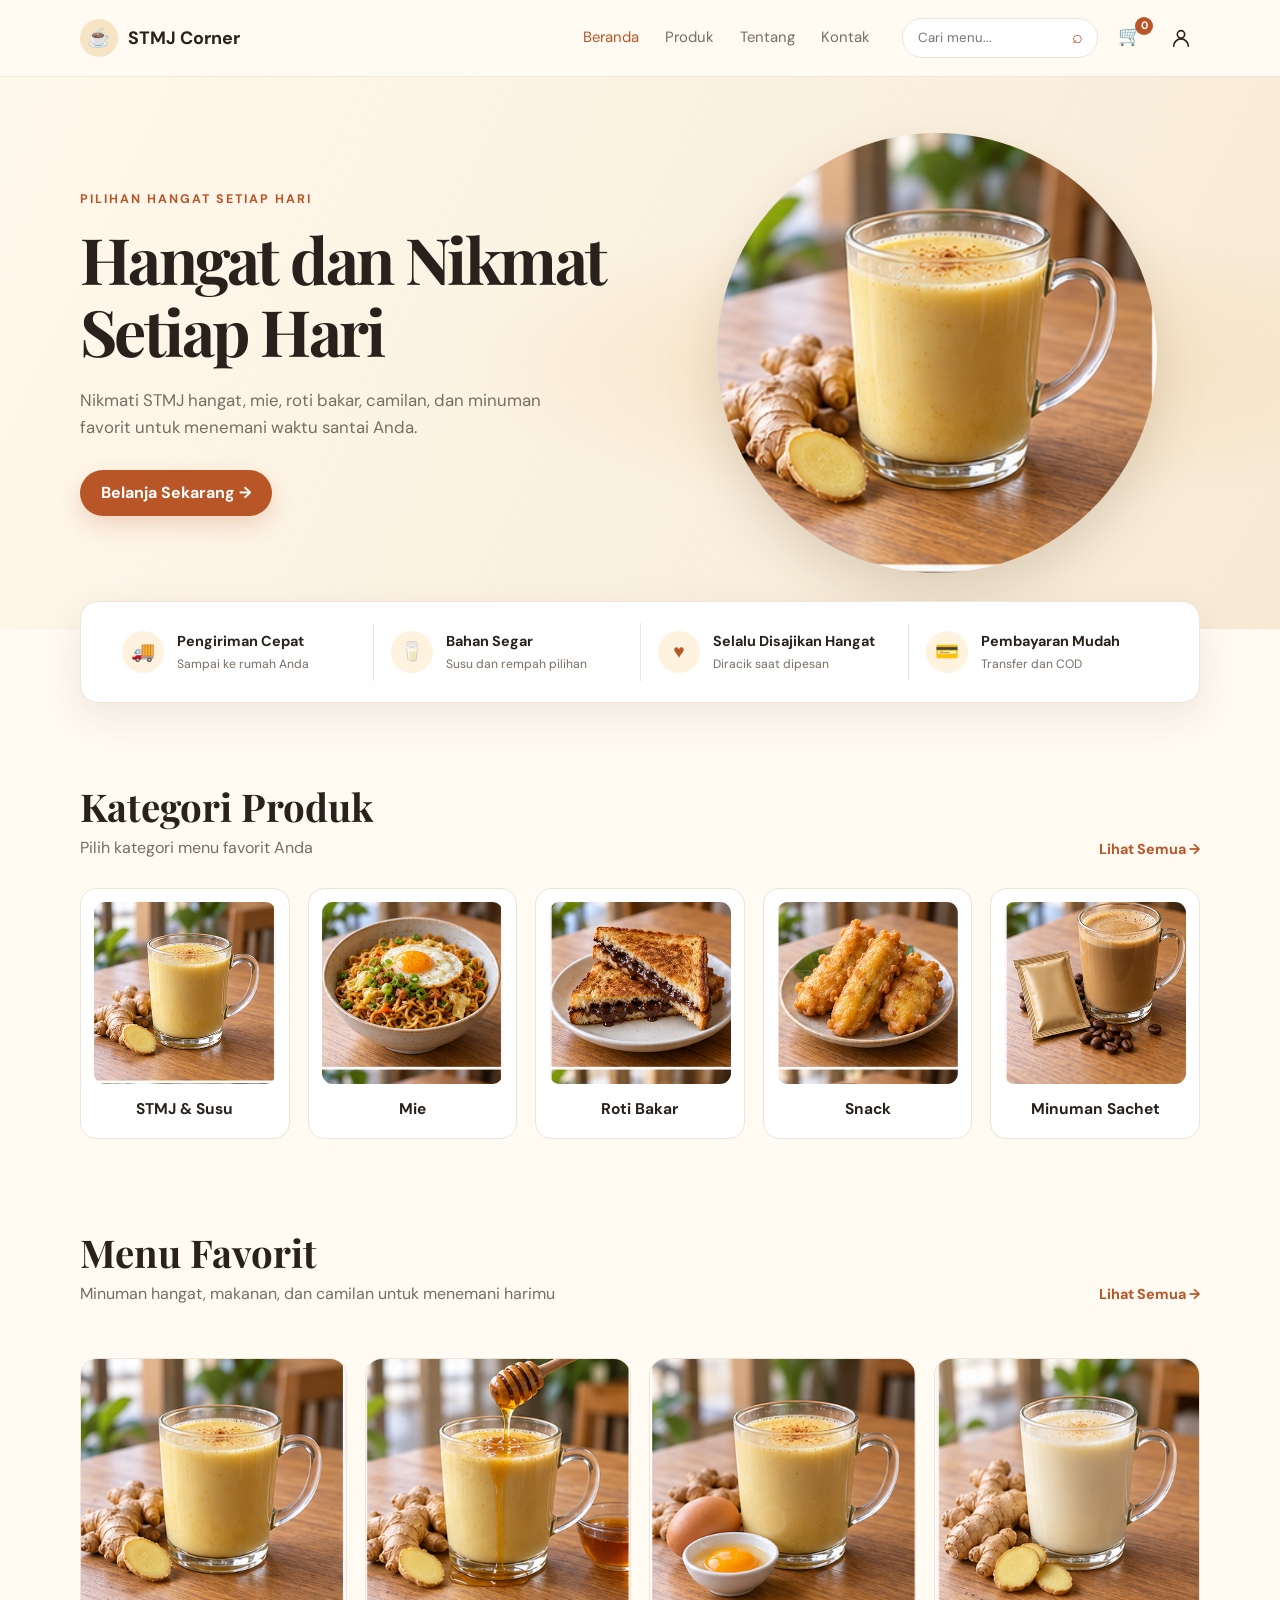
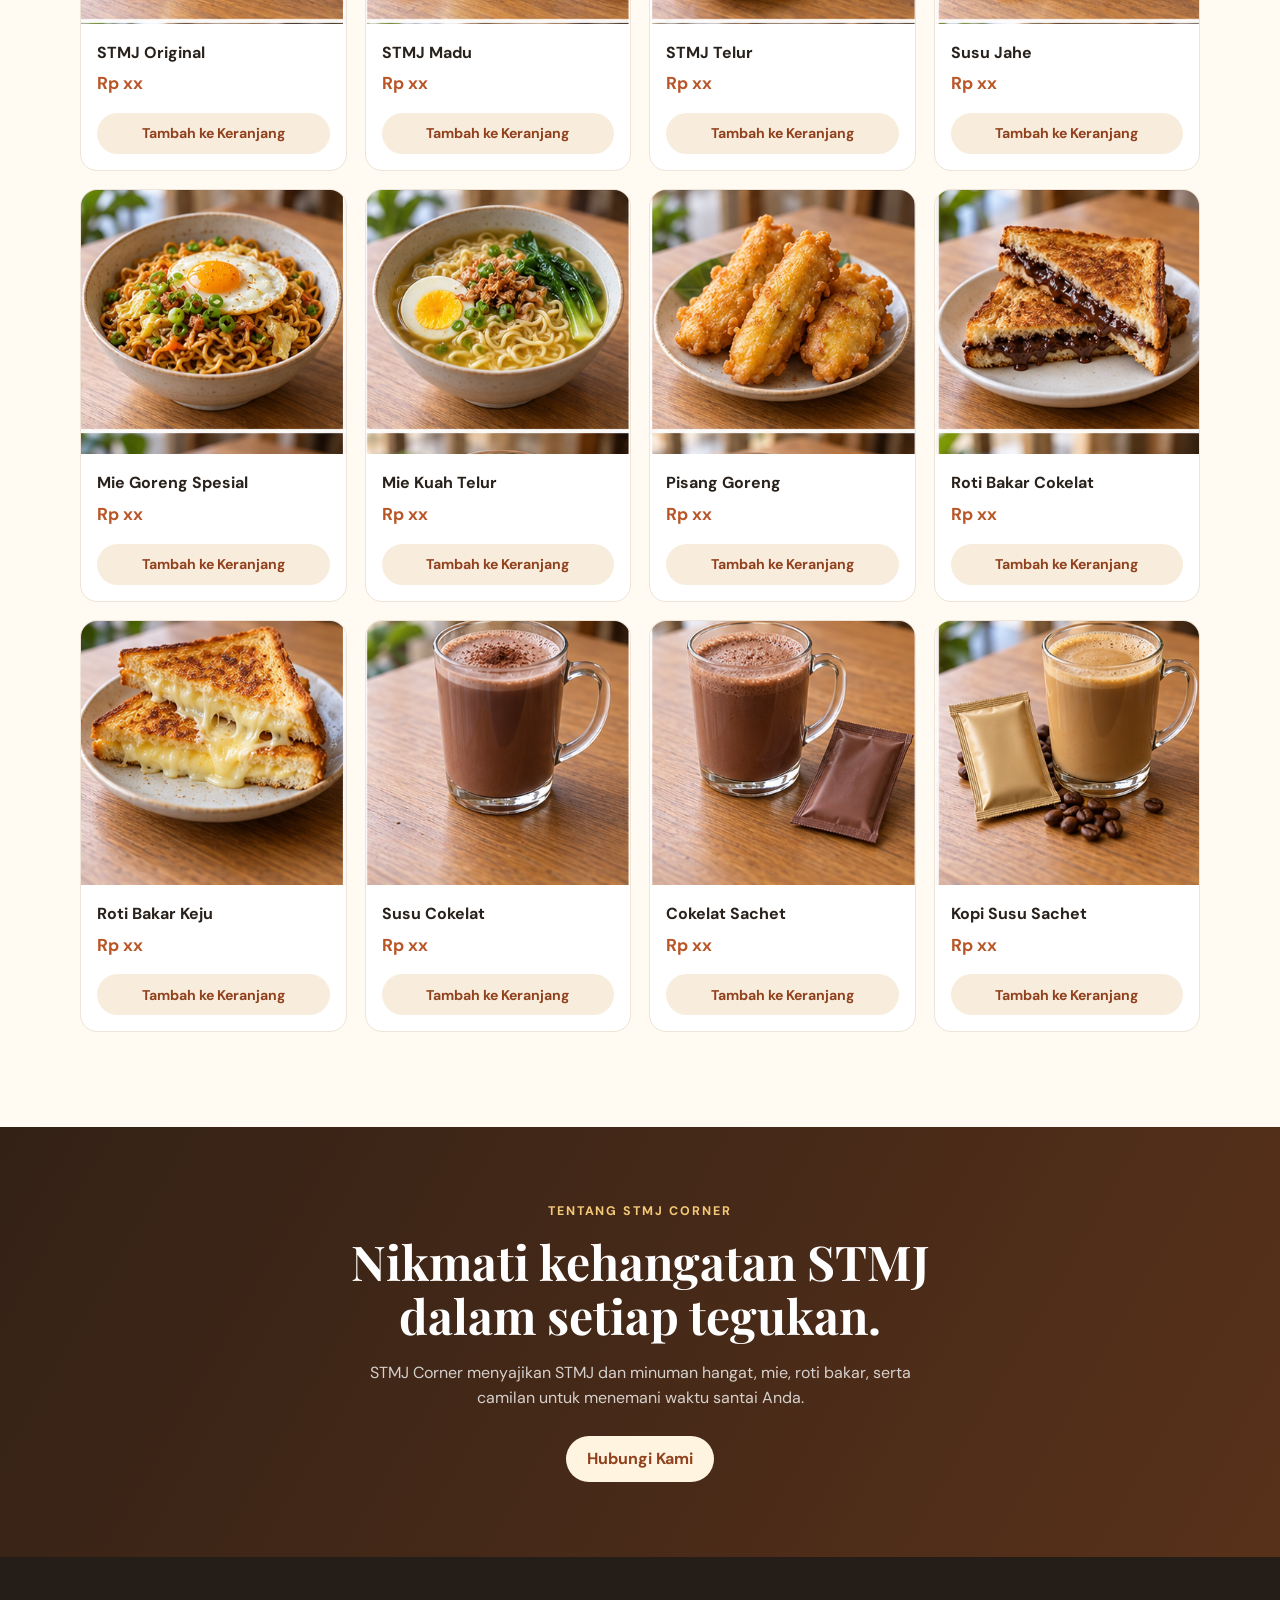
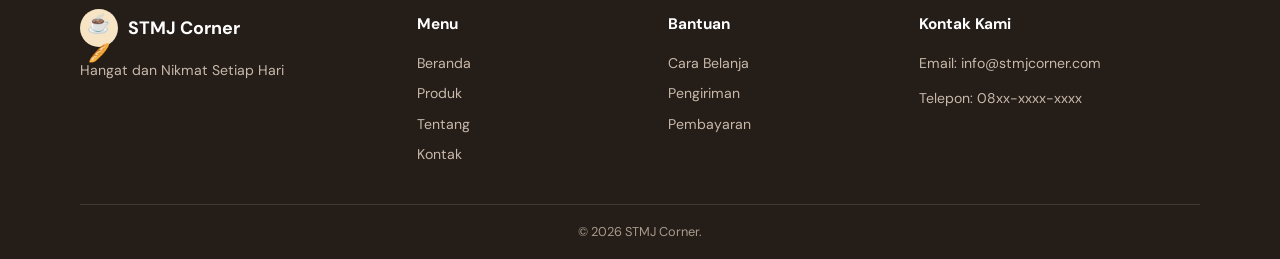
<file: index.html>
<!DOCTYPE html>
<html lang="id">
<head>
    <meta charset="UTF-8">
    <meta name="viewport" content="width=device-width, initial-scale=1.0">

    <title>STMJ Corner - Minuman Hangat Pilihan</title>

    <link rel="stylesheet" href="style.css">
</head>
<body>

    <!-- Navbar -->
    <header class="navbar">
        <div class="container navbar-content">

            <a href="#" class="logo">
                <span class="logo-icon"></span>
                STMJ Corner
            </a>

            <button class="menu-toggle" type="button" aria-label="Buka menu" aria-expanded="false" aria-controls="primary-nav">
                <span></span>
                <span></span>
                <span></span>
            </button>

            <nav class="nav-menu" id="primary-nav">
                <a href="#beranda" class="active">Beranda</a>
                <a href="#produk">Produk</a>
                <a href="#tentang">Tentang</a>
                <a href="#kontak">Kontak</a>
            </nav>

            <div class="nav-actions">
                <form class="search-box" role="search" action="#produk">
                    <input
                        type="search"
                        name="q"
                        id="product-search"
                        placeholder="Cari menu..."
                        aria-label="Cari menu"
                    >
                    <button type="submit" aria-label="Cari">⌕</button>
                </form>

                <a href="#produk" class="nav-icon cart-link" aria-label="Keranjang, 0 item">
                    🛒<span class="cart-count" aria-live="polite">0</span>
                </a>

                
                <a href="#kontak" class="account-icon" aria-label="Kontak">
                    <svg
                        width="22"
                        height="22"
                        viewBox="0 0 24 24"
                        fill="none"
                        stroke="currentColor"
                        stroke-width="1.8"
                        stroke-linecap="round"
                        stroke-linejoin="round"
                        aria-hidden="true"
                    >
                        <circle cx="12" cy="8" r="4"></circle>
                        <path d="M4 21a8 8 0 0 1 16 0"></path>
                    </svg>
                </a>

            </div>

        </div>
    </header>

    <main>
        <!-- Banner utama -->
        <section class="hero" id="beranda">
            <div class="container hero-content">

                <div class="hero-text">
                    <p class="eyebrow">Pilihan Hangat Setiap Hari</p>

                    <h1>Hangat dan Nikmat Setiap Hari</h1>

                    <p class="hero-description">
                        Nikmati STMJ hangat, mie, roti bakar, camilan, dan minuman favorit
                        untuk menemani waktu santai Anda.
                    </p>

                    <a href="#produk" class="btn btn-primary">
                        Belanja Sekarang →
                    </a>
                </div>

                <div class="hero-image">
                    <div class="menu-photo hero-photo" data-photo="stmj-original" role="img" aria-label="Segelas STMJ hangat"></div>
                </div>

            </div>
        </section>

        <!-- Keunggulan toko -->
        <section class="features">
            <div class="container features-grid">

                <div class="feature-item">
                    <span class="feature-icon">🚚</span>
                    <div>
                        <h3>Pengiriman Cepat</h3>
                        <p>Sampai ke rumah Anda</p>
                    </div>
                </div>

                <div class="feature-item">
                    <span class="feature-icon">🥛</span>
                    <div>
                        <h3>Bahan Segar</h3>
                        <p>Susu dan rempah pilihan</p>
                    </div>
                </div>

                <div class="feature-item">
                    <span class="feature-icon">♥</span>
                    <div>
                        <h3>Selalu Disajikan Hangat</h3>
                        <p>Diracik saat dipesan</p>
                    </div>
                </div>

                <div class="feature-item">
                    <span class="feature-icon">💳</span>
                    <div>
                        <h3>Pembayaran Mudah</h3>
                        <p>Transfer dan COD</p>
                    </div>
                </div>

            </div>
        </section>

        <!-- Kategori produk -->
        <section class="section container" id="kategori">
            <div class="section-heading">
                <div>
                    <h2>Kategori Produk</h2>
                    <p>Pilih kategori menu favorit Anda</p>
                </div>

                <a href="#produk" class="text-link">Lihat Semua →</a>
            </div>

            <div class="category-grid">
                <a href="#produk" class="category-card" data-category="stmj" aria-pressed="false">
                    <div class="menu-photo" data-photo="stmj-original" role="img" aria-label="Segelas STMJ hangat"></div>
                    <h3>STMJ &amp; Susu</h3>
                </a>
                <a href="#produk" class="category-card" data-category="mie" aria-pressed="false">
                    <div class="menu-photo" data-photo="mie-goreng" role="img" aria-label="Semangkuk mie goreng"></div>
                    <h3>Mie</h3>
                </a>
                <a href="#produk" class="category-card" data-category="roti" aria-pressed="false">
                    <div class="menu-photo" data-photo="roti-cokelat" role="img" aria-label="Roti bakar cokelat"></div>
                    <h3>Roti Bakar</h3>
                </a>
                <a href="#produk" class="category-card" data-category="snack" aria-pressed="false">
                    <div class="menu-photo" data-photo="pisang-goreng" role="img" aria-label="Pisang goreng"></div>
                    <h3>Snack</h3>
                </a>
                <a href="#produk" class="category-card" data-category="sachet" aria-pressed="false">
                    <div class="menu-photo" data-photo="kopi-sachet" role="img" aria-label="Kopi susu sachet hangat"></div>
                    <h3>Minuman Sachet</h3>
                </a>
            </div>
        </section>

        <!-- Produk terlaris -->
        <section class="section container" id="produk">
            <div class="section-heading">
                <div>
                    <h2>Menu Favorit</h2>
                    <p>Minuman hangat, makanan, dan camilan untuk menemani harimu</p>
                </div>

                <a href="#produk" class="text-link">Lihat Semua →</a>
            </div>

            <p class="search-status" id="search-status" aria-live="polite"></p>

            <div class="product-grid" id="product-grid">

                <article class="product-card" data-product="stmj-original" data-category="stmj">
                    <div class="menu-photo" data-photo="stmj-original" role="img" aria-label="STMJ Original"></div>

                    <div class="product-info">
                        <h3>STMJ Original</h3>
                        <p class="price">Rp xx</p>
                        <button type="button" class="btn btn-product" data-add-to-cart data-name="STMJ Original">
                            🛒 Tambah
                        </button>
                    </div>
                </article>

                <article class="product-card" data-product="stmj-madu" data-category="stmj">
                    <div class="menu-photo" data-photo="stmj-madu" role="img" aria-label="STMJ Madu"></div>

                    <div class="product-info">
                        <h3>STMJ Madu</h3>
                        <p class="price">Rp xx</p>
                        <button type="button" class="btn btn-product" data-add-to-cart data-name="STMJ Madu">
                            🛒 Tambah
                        </button>
                    </div>
                </article>

                <article class="product-card" data-product="stmj-telur" data-category="stmj">
                    <div class="menu-photo" data-photo="stmj-telur" role="img" aria-label="STMJ Telur"></div>

                    <div class="product-info">
                        <h3>STMJ Telur</h3>
                        <p class="price">Rp xx</p>
                        <button type="button" class="btn btn-product" data-add-to-cart data-name="STMJ Telur">
                            🛒 Tambah
                        </button>
                    </div>
                </article>

                <article class="product-card" data-product="susu-jahe" data-category="stmj">
                    <div class="menu-photo" data-photo="susu-jahe" role="img" aria-label="Susu Jahe"></div>

                    <div class="product-info">
                        <h3>Susu Jahe</h3>
                        <p class="price">Rp xx</p>
                        <button type="button" class="btn btn-product" data-add-to-cart data-name="Susu Jahe">
                            🛒 Tambah
                        </button>
                    </div>
                </article>

                <article class="product-card" data-product="mie-goreng" data-category="mie">
                    <div class="menu-photo" data-photo="mie-goreng" role="img" aria-label="Semangkuk mie goreng spesial"></div>
                    <div class="product-info">
                        <h3>Mie Goreng Spesial</h3>
                        <p class="price">Rp xx</p>
                        <button type="button" class="btn btn-product" data-add-to-cart data-name="Mie Goreng Spesial">Tambah ke Keranjang</button>
                    </div>
                </article>

                <article class="product-card" data-product="mie-kuah" data-category="mie">
                    <div class="menu-photo" data-photo="mie-kuah" role="img" aria-label="Semangkuk mie kuah telur"></div>
                    <div class="product-info">
                        <h3>Mie Kuah Telur</h3>
                        <p class="price">Rp xx</p>
                        <button type="button" class="btn btn-product" data-add-to-cart data-name="Mie Kuah Telur">Tambah ke Keranjang</button>
                    </div>
                </article>

                <article class="product-card" data-product="pisang-goreng" data-category="snack">
                    <div class="menu-photo" data-photo="pisang-goreng" role="img" aria-label="Pisang goreng hangat"></div>
                    <div class="product-info">
                        <h3>Pisang Goreng</h3>
                        <p class="price">Rp xx</p>
                        <button type="button" class="btn btn-product" data-add-to-cart data-name="Pisang Goreng">Tambah ke Keranjang</button>
                    </div>
                </article>

                <article class="product-card" data-product="roti-cokelat" data-category="roti">
                    <div class="menu-photo" data-photo="roti-cokelat" role="img" aria-label="Roti bakar cokelat"></div>
                    <div class="product-info">
                        <h3>Roti Bakar Cokelat</h3>
                        <p class="price">Rp xx</p>
                        <button type="button" class="btn btn-product" data-add-to-cart data-name="Roti Bakar Cokelat">Tambah ke Keranjang</button>
                    </div>
                </article>

                <article class="product-card" data-product="roti-keju" data-category="roti">
                    <div class="menu-photo" data-photo="roti-keju" role="img" aria-label="Roti bakar keju"></div>
                    <div class="product-info">
                        <h3>Roti Bakar Keju</h3>
                        <p class="price">Rp xx</p>
                        <button type="button" class="btn btn-product" data-add-to-cart data-name="Roti Bakar Keju">Tambah ke Keranjang</button>
                    </div>
                </article>

                <article class="product-card" data-product="susu-cokelat" data-category="stmj">
                    <div class="menu-photo" data-photo="susu-cokelat" role="img" aria-label="Segelas susu cokelat hangat"></div>
                    <div class="product-info">
                        <h3>Susu Cokelat</h3>
                        <p class="price">Rp xx</p>
                        <button type="button" class="btn btn-product" data-add-to-cart data-name="Susu Cokelat">Tambah ke Keranjang</button>
                    </div>
                </article>

                <article class="product-card" data-product="cokelat-sachet" data-category="sachet">
                    <div class="menu-photo" data-photo="cokelat-sachet" role="img" aria-label="Minuman cokelat sachet hangat"></div>
                    <div class="product-info">
                        <h3>Cokelat Sachet</h3>
                        <p class="price">Rp xx</p>
                        <button type="button" class="btn btn-product" data-add-to-cart data-name="Cokelat Sachet">Tambah ke Keranjang</button>
                    </div>
                </article>

                <article class="product-card" data-product="kopi-sachet" data-category="sachet">
                    <div class="menu-photo" data-photo="kopi-sachet" role="img" aria-label="Segelas kopi susu sachet"></div>
                    <div class="product-info">
                        <h3>Kopi Susu Sachet</h3>
                        <p class="price">Rp xx</p>
                        <button type="button" class="btn btn-product" data-add-to-cart data-name="Kopi Susu Sachet">Tambah ke Keranjang</button>
                    </div>
                </article>

            </div>
        </section>

        <!-- Tentang toko -->
        <section class="about" id="tentang">
            <div class="container about-content">
                <p class="eyebrow">Tentang STMJ Corner</p>

                <h2>Nikmati kehangatan STMJ dalam setiap tegukan.</h2>

                <p>
                    STMJ Corner menyajikan STMJ dan minuman hangat, mie, roti bakar,
                    serta camilan untuk menemani waktu santai Anda.
                </p>

                <a href="#kontak" class="btn btn-light">
                    Hubungi Kami
                </a>
            </div>
        </section>
    </main>

    <!-- Footer -->
    <footer class="footer" id="kontak">
        <div class="container footer-grid">

            <div class="footer-brand">
                <a href="#beranda" class="logo">
                    <span class="logo-icon">🥖</span>
                    STMJ Corner
                </a>
                <p>Hangat dan Nikmat Setiap Hari</p>
            </div>

            <div>
                <h3>Menu</h3>
                <a href="#beranda">Beranda</a>
                <a href="#produk">Produk</a>
                <a href="#tentang">Tentang</a>
                <a href="#kontak">Kontak</a>
            </div>

            <div>
                <h3>Bantuan</h3>
                <a href="#kontak">Cara Belanja</a>
                <a href="#kontak">Pengiriman</a>
                <a href="#kontak">Pembayaran</a>
            </div>

            <div>
                <h3>Kontak Kami</h3>
                <p>Email: info@stmjcorner.com</p>
                <p>Telepon: 08xx-xxxx-xxxx</p>
            </div>

        </div>

        <div class="container copyright">
            <p>&copy; 2026 STMJ Corner.</p>
        </div>
    </footer>

    <!-- Notifikasi STMJ Corner -->

    <div id="toast" class="toast" role="status" aria-live="polite">
        <div class="toast-icon">✓</div>

        <div class="toast-content">
            <strong id="toast-title">Berhasil!</strong>
            <p id="toast-message">Minuman ditambahkan ke keranjang.</p>
        </div>

        <button id="toast-close" class="toast-close" type="button"
            aria-label="Tutup notifikasi">&times;</button>
    </div>

    <script src="script.js"></script>

</body>
</html>
</file>
<file: style.css>
@import url('https://fonts.googleapis.com/css2?family=DM+Sans:wght@400;500;600;700&family=Playfair+Display:wght@600;700&display=swap');

:root {
  --ink: #29221c;
  --muted: #786d63;
  --cream: #fffaf2;
  --paper: #fff;
  --orange: #b95628;
  --orange-dark: #91411d;
  --gold: #e6b866;
  --line: #eee4d7;
  --shadow: 0 14px 38px rgba(75, 48, 25, 0.09);
}

/* Base */
*,
*::before,
*::after {
  box-sizing: border-box;
}

html {
  scroll-behavior: smooth;
  scroll-padding-top: 88px;
}

body {
  margin: 0;
  color: var(--ink);
  background: var(--cream);
  font-family: 'DM Sans', sans-serif;
  line-height: 1.6;
}

img {
  display: block;
  max-width: 100%;
}

a {
  color: inherit;
  text-decoration: none;
}

button,
input {
  font: inherit;
}

h1,
h2,
h3,
p {
  margin-top: 0;
}

h1,
h2 {
  font-family: 'Playfair Display', Georgia, serif;
  line-height: 1.12;
}

.container {
  width: min(1120px, calc(100% - 40px));
  margin-inline: auto;
}

/* Header and navigation */
.navbar {
  position: sticky;
  top: 0;
  z-index: 20;
  border-bottom: 1px solid rgba(238, 228, 215, 0.8);
  background: rgba(255, 250, 242, 0.94);
  backdrop-filter: blur(14px);
}

.navbar-content {
  display: flex;
  min-height: 76px;
  align-items: center;
  gap: 32px;
}

.logo {
  display: inline-flex;
  align-items: center;
  gap: 10px;
  font-size: 1.12rem;
  font-weight: 700;
  white-space: nowrap;
}

.logo-icon {
  display: grid;
  width: 38px;
  height: 38px;
  place-items: center;
  border-radius: 50%;
  background: #f7e4c4;
  color: var(--orange);
}

.logo-icon::before {
  content: '\2615';
  font-size: 19px;
}

.nav-menu {
  display: flex;
  align-items: center;
  gap: 26px;
  margin-left: auto;
}

.nav-menu a {
  color: var(--muted);
  font-size: 0.93rem;
  transition: color 0.2s;
}

.nav-menu a:hover,
.nav-menu a.active {
  color: var(--orange);
}

.nav-actions {
  display: flex;
  align-items: center;
  gap: 13px;
}

.search-box {
  display: flex;
  height: 40px;
  overflow: hidden;
  border: 1px solid var(--line);
  border-radius: 999px;
  background: var(--paper);
}

.search-box input {
  width: 154px;
  padding: 0 0 0 15px;
  border: 0;
  outline: 0;
  background: transparent;
  font-size: 0.83rem;
}

.search-box button {
  width: 40px;
  border: 0;
  background: transparent;
  color: var(--orange);
  cursor: pointer;
  font-size: 1.15rem;
}

.cart-link,
.account-icon {
  position: relative;
  display: grid;
  width: 38px;
  height: 38px;
  place-items: center;
  border-radius: 50%;
  color: var(--ink);
  font-size: 1.2rem;
}

.cart-link:hover,
.account-icon:hover {
  background: #f7e4c4;
}

.cart-count {
  position: absolute;
  top: -2px;
  right: -4px;
  display: grid;
  min-width: 18px;
  height: 18px;
  place-items: center;
  padding: 0 4px;
  border-radius: 99px;
  background: var(--orange);
  color: var(--paper);
  font-size: 0.67rem;
  font-weight: 700;
}

.menu-toggle {
  display: none;
}

/* Hero */
.hero {
  overflow: hidden;
  background:
    radial-gradient(ellipse at 76% 52%, #f5dfbd 0, transparent 37%),
    linear-gradient(115deg, #fff8ec, #f7ead5);
}

.hero-content {
  display: grid;
  min-height: 510px;
  grid-template-columns: 1.02fr 0.98fr;
  align-items: center;
  gap: 48px;
  padding-block: 56px;
}

.eyebrow {
  margin-bottom: 13px;
  color: var(--orange);
  font-size: 0.78rem;
  font-weight: 700;
  letter-spacing: 0.16em;
  text-transform: uppercase;
}

h1 {
  max-width: 560px;
  margin-bottom: 20px;
  font-size: clamp(2.7rem, 5vw, 4.35rem);
  letter-spacing: -0.04em;
}

.hero-description {
  max-width: 485px;
  margin-bottom: 29px;
  color: var(--muted);
  font-size: 1.05rem;
}

.btn {
  display: inline-flex;
  min-height: 46px;
  align-items: center;
  justify-content: center;
  gap: 9px;
  padding: 0 21px;
  border: 0;
  border-radius: 999px;
  font-weight: 700;
  cursor: pointer;
  transition: transform 0.2s, background 0.2s, box-shadow 0.2s;
}

.btn:hover {
  transform: translateY(-2px);
}

.btn-primary {
  background: var(--orange);
  color: var(--paper);
  box-shadow: 0 9px 22px rgba(185, 86, 40, 0.2);
}

.btn-primary:hover,
.btn-product:hover {
  background: var(--orange-dark);
}

.hero-image {
  display: grid;
  min-height: 360px;
  place-items: center;
}

.hero-image .hero-photo {
  width: min(100%, 440px);
  aspect-ratio: 1;
  border-radius: 50%;
  filter: drop-shadow(0 24px 25px rgba(82, 48, 19, 0.16));
}

.menu-photo {
  background-image: url('images/menu-photo-sheet.png');
  background-repeat: no-repeat;
  background-size: 400% 300%;
}

.menu-photo[data-photo='stmj-original'] { background-position: 0 0; }
.menu-photo[data-photo='stmj-madu'] { background-position: 33.333% 0; }
.menu-photo[data-photo='stmj-telur'] { background-position: 66.667% 0; }
.menu-photo[data-photo='susu-jahe'] { background-position: 100% 0; }
.menu-photo[data-photo='mie-goreng'] { background-position: 0 50%; }
.menu-photo[data-photo='mie-kuah'] { background-position: 33.333% 50%; }
.menu-photo[data-photo='pisang-goreng'] { background-position: 66.667% 50%; }
.menu-photo[data-photo='roti-cokelat'] { background-position: 100% 50%; }
.menu-photo[data-photo='roti-keju'] { background-position: 0 100%; }
.menu-photo[data-photo='susu-cokelat'] { background-position: 33.333% 100%; }
.menu-photo[data-photo='cokelat-sachet'] { background-position: 66.667% 100%; }
.menu-photo[data-photo='kopi-sachet'] { background-position: 100% 100%; }

/* Store benefits */
.features {
  position: relative;
  z-index: 2;
  margin-top: -28px;
}

.features-grid {
  display: grid;
  grid-template-columns: repeat(4, 1fr);
  padding: 21px 24px;
  border: 1px solid var(--line);
  border-radius: 18px;
  background: var(--paper);
  box-shadow: var(--shadow);
}

.feature-item {
  display: flex;
  align-items: center;
  gap: 13px;
  padding: 7px 17px;
}

.feature-item + .feature-item {
  border-left: 1px solid var(--line);
}

.feature-icon {
  display: grid;
  width: 42px;
  height: 42px;
  flex: 0 0 42px;
  place-items: center;
  border-radius: 50%;
  background: #fff3df;
  color: var(--orange);
  font-size: 1.2rem;
}

.feature-item h3 {
  margin: 0 0 2px;
  font-size: 0.9rem;
}

.feature-item p {
  margin: 0;
  color: var(--muted);
  font-size: 0.76rem;
}

/* Sections, categories, and products */
.section {
  padding-block: 82px 10px;
}

.section-heading {
  display: flex;
  align-items: end;
  justify-content: space-between;
  gap: 20px;
  margin-bottom: 27px;
}

.section-heading h2 {
  margin-bottom: 7px;
  font-size: clamp(1.8rem, 3vw, 2.45rem);
}

.section-heading p {
  margin: 0;
  color: var(--muted);
}

.text-link {
  color: var(--orange);
  font-size: 0.9rem;
  font-weight: 700;
  white-space: nowrap;
}

.text-link:hover {
  color: var(--orange-dark);
}

.category-grid,
.product-grid {
  display: grid;
  gap: 18px;
}

.category-grid {
  grid-template-columns: repeat(5, 1fr);
}

.product-grid {
  grid-template-columns: repeat(4, 1fr);
}

.category-card {
  overflow: hidden;
  padding: 13px;
  border: 1px solid var(--line);
  border-radius: 16px;
  background: var(--paper);
  text-align: center;
  transition: transform 0.22s, box-shadow 0.22s, border-color 0.22s;
}

.category-card:hover,
.category-card.selected {
  transform: translateY(-4px);
  border-color: #e8bd7b;
  box-shadow: var(--shadow);
}

.category-card .menu-photo {
  width: 100%;
  aspect-ratio: 1;
  border-radius: 11px;
  background-color: #f8eddd;
}

.category-card h3 {
  margin: 13px 0 3px;
  font-size: 0.97rem;
}

.search-status {
  min-height: 20px;
  margin: -9px 0 14px;
  color: var(--muted);
  font-size: 0.88rem;
}

.search-status button {
  padding: 0;
  border: 0;
  background: transparent;
  font: inherit;
  font-weight: 700;
  cursor: pointer;
}

.product-card {
  overflow: hidden;
  border: 1px solid var(--line);
  border-radius: 17px;
  background: var(--paper);
  transition: transform 0.22s, box-shadow 0.22s;
}

.product-card:hover {
  transform: translateY(-5px);
  box-shadow: var(--shadow);
}

.product-card[hidden] {
  display: none;
}

.product-card > .menu-photo {
  width: 100%;
  aspect-ratio: 1;
  background-color: #f8eddd;
}

.product-info {
  padding: 16px;
}

.product-info h3 {
  margin-bottom: 5px;
  font-size: 1rem;
}

.price {
  margin: 0 0 15px;
  color: var(--orange);
  font-size: 1.08rem;
  font-weight: 700;
}

.btn-product {
  width: 100%;
  min-height: 41px;
  background: #f8eddd;
  color: var(--orange-dark);
  font-size: 0.88rem;
}

.btn-product:hover {
  color: var(--paper);
}

/* Missing image fallback */
.image-unavailable {
  display: grid;
  min-height: 155px;
  place-items: center;
  background: radial-gradient(circle at 50% 45%, #f7e5c8, #f8eddd 70%);
  color: var(--orange);
}

.image-unavailable::after {
  padding: 12px;
  content: 'STMJ Corner | Hangat & Nikmat';
  font-family: 'Playfair Display', Georgia, serif;
  font-size: 1.05rem;
  text-align: center;
}

/* About and footer */
.about {
  margin-top: 85px;
  padding: 75px 20px;
  background:
    linear-gradient(120deg, rgba(48, 31, 21, 0.91), rgba(89, 48, 25, 0.84)),
    #55371f;
  color: var(--paper);
  text-align: center;
}

.about-content {
  max-width: 700px;
}

.about .eyebrow {
  color: #f4c978;
}

.about h2 {
  margin-bottom: 17px;
  font-size: clamp(2rem, 4vw, 3rem);
}

.about p:not(.eyebrow) {
  max-width: 600px;
  margin: 0 auto 25px;
  color: rgba(255, 255, 255, 0.78);
}

.btn-light {
  background: #fff4df;
  color: var(--orange-dark);
}

.footer {
  padding-top: 52px;
  background: #251d17;
  color: var(--paper);
}

.footer-grid {
  display: grid;
  grid-template-columns: 1.4fr 1fr 1fr 1.3fr;
  gap: 35px;
  padding-bottom: 38px;
}

.footer .logo {
  margin-bottom: 12px;
}

.footer p,
.footer a:not(.logo) {
  color: #c8b9ac;
  font-size: 0.88rem;
}

.footer-grid > div:not(:first-child) {
  display: flex;
  flex-direction: column;
  align-items: flex-start;
  gap: 8px;
}

.footer h3 {
  margin: 3px 0 7px;
  font-size: 0.96rem;
}

.footer-grid p {
  margin-bottom: 5px;
}

.copyright {
  padding-block: 17px;
  border-top: 1px solid rgba(255, 255, 255, 0.12);
  text-align: center;
}

.copyright p {
  margin: 0;
  color: #a99b8e;
  font-size: 0.8rem;
}

/* Toast notification */
.toast {
  position: fixed;
  right: 24px;
  bottom: 24px;
  z-index: 50;
  display: flex;
  width: min(370px, calc(100% - 32px));
  align-items: center;
  gap: 12px;
  padding: 15px;
  border: 1px solid var(--line);
  border-radius: 14px;
  background: var(--paper);
  box-shadow: 0 15px 45px rgba(0, 0, 0, 0.16);
  opacity: 0;
  pointer-events: none;
  transform: translateY(16px);
  transition: 0.25s ease;
}

.toast.show {
  opacity: 1;
  pointer-events: auto;
  transform: translateY(0);
}

.toast-icon {
  display: grid;
  width: 34px;
  height: 34px;
  flex: 0 0 34px;
  place-items: center;
  border-radius: 50%;
  background: #e8f5e9;
  color: #32834a;
  font-weight: 700;
}

.toast-content strong {
  font-size: 0.9rem;
}

.toast-content p {
  margin: 1px 0 0;
  color: var(--muted);
  font-size: 0.82rem;
}

.toast-close {
  margin-left: auto;
  border: 0;
  background: transparent;
  color: var(--muted);
  font-size: 1.3rem;
  cursor: pointer;
}

.no-results {
  grid-column: 1 / -1;
  padding: 30px;
  border: 1px dashed var(--line);
  border-radius: 14px;
  color: var(--muted);
  text-align: center;
}

/* Responsive layouts */
@media (max-width: 900px) {
  .navbar-content {
    gap: 17px;
  }

  .nav-menu {
    gap: 15px;
  }

  .search-box input {
    width: 120px;
  }

  .features-grid,
  .category-grid,
  .product-grid {
    grid-template-columns: repeat(2, 1fr);
  }

  .feature-item:nth-child(3) {
    border-left: 0;
  }

  .feature-item:nth-child(n + 3) {
    border-top: 1px solid var(--line);
  }
}

@media (max-width: 680px) {
  .container {
    width: min(100% - 30px, 520px);
  }

  .navbar-content {
    min-height: 68px;
    flex-wrap: wrap;
    justify-content: space-between;
  }

  .menu-toggle {
    display: flex;
    width: 40px;
    height: 40px;
    flex-direction: column;
    justify-content: center;
    order: 2;
    gap: 5px;
    padding: 9px;
    border: 1px solid var(--line);
    border-radius: 50%;
    background: var(--paper);
    cursor: pointer;
  }

  .menu-toggle span {
    width: 100%;
    height: 2px;
    border-radius: 2px;
    background: var(--ink);
  }

  .nav-actions {
    order: 3;
    gap: 5px;
  }

  .search-box {
    height: 36px;
  }

  .search-box input {
    width: clamp(100px, 34vw, 170px);
  }

  .cart-link,
  .account-icon {
    width: 34px;
    height: 34px;
  }

  .nav-menu {
    display: none;
    width: 100%;
    flex-direction: column;
    align-items: stretch;
    order: 4;
    gap: 0;
    margin: 0;
    padding: 7px 0 15px;
  }

  .nav-menu.open {
    display: flex;
  }

  .nav-menu a {
    padding: 10px 5px;
    border-top: 1px solid var(--line);
  }

  .hero-content {
    min-height: auto;
    grid-template-columns: 1fr;
    gap: 10px;
    padding-block: 54px 35px;
    text-align: center;
  }

  .hero-text {
    order: 1;
  }

  .hero-description {
    margin-inline: auto;
  }

  .hero-image {
    min-height: 230px;
    order: 2;
  }

  .hero-image .hero-photo {
    width: min(100%, 270px);
  }

  .features {
    margin-top: -12px;
  }

  .features-grid {
    padding: 12px 8px;
  }

  .feature-item {
    gap: 9px;
    padding: 10px 7px;
  }

  .feature-icon {
    width: 35px;
    height: 35px;
    flex-basis: 35px;
    font-size: 1rem;
  }

  .feature-item h3 {
    font-size: 0.78rem;
  }

  .feature-item p {
    font-size: 0.68rem;
  }

  .section {
    padding-top: 58px;
  }

  .category-grid,
  .product-grid {
    gap: 12px;
  }

  .category-card {
    padding: 9px;
  }

  .category-card .menu-photo {
    aspect-ratio: 1;
  }

  .product-card > .menu-photo {
    aspect-ratio: 1;
  }

  .product-info {
    padding: 12px;
  }

  .product-info h3 {
    font-size: 0.9rem;
  }

  .about {
    margin-top: 62px;
    padding-block: 60px;
  }

  .footer-grid {
    grid-template-columns: repeat(2, 1fr);
    gap: 27px 18px;
  }
}

@media (prefers-reduced-motion: reduce) {
  *,
  *::before,
  *::after {
    scroll-behavior: auto !important;
    transition-duration: 0.01ms !important;
  }
}
</file>
